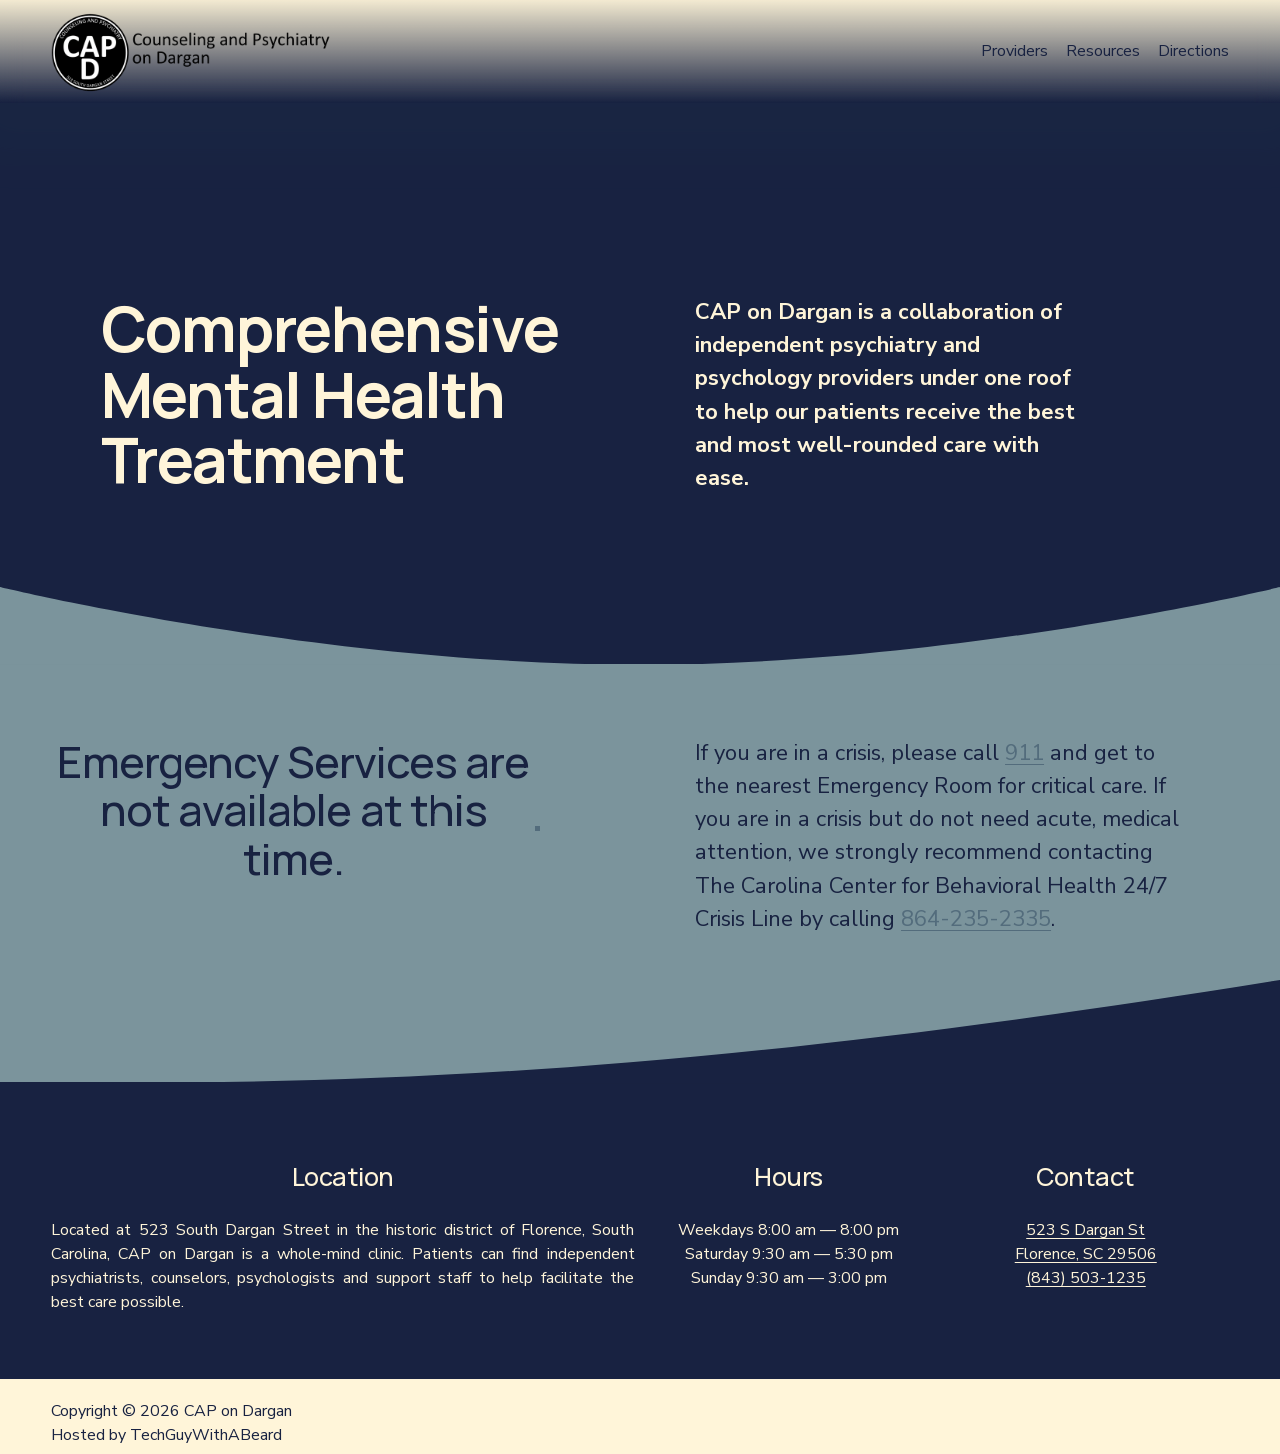
<file: index.html>
<!DOCTYPE html>
<html lang="en">
<head>
  <meta charset="utf-8">
  <meta name="viewport" content="width=device-width, initial-scale=1, viewport-fit=cover">
  <meta name="color-scheme" content="light only">
  <meta name="theme-color" content="#111111">
  <title>Counseling and Psychiatry on Dargan</title>
  <meta name="description" content="Comprehensive mental health treatment in Florence, South Carolina. Independent psychiatry and psychology providers under one roof at 523 South Dargan Street.">
  <meta name="robots" content="index, follow">
  <link rel="canonical" href="https://capondargan.com/">
  <meta property="og:site_name" content="Counseling and Psychiatry on Dargan">
  <meta property="og:title" content="Counseling and Psychiatry on Dargan">
  <meta property="og:type" content="website">
  <meta property="og:description" content="Comprehensive mental health treatment in Florence, South Carolina. Independent psychiatry and psychology providers under one roof at 523 South Dargan Street.">
  <meta property="og:url" content="https://capondargan.com/">
  <meta property="og:image" content="https://capondargan.com/og.png">
  <meta property="og:image:width" content="1200">
  <meta property="og:image:height" content="630">
  <meta property="og:locale" content="en_US">
  <meta name="twitter:card" content="summary_large_image">
  <meta name="twitter:creator" content="@michalaferber">
  <meta name="twitter:title" content="Counseling and Psychiatry on Dargan">
  <meta name="twitter:description" content="Comprehensive mental health treatment in Florence, South Carolina. Independent psychiatry and psychology providers under one roof at 523 South Dargan Street.">
  <meta name="twitter:image" content="https://capondargan.com/og.png">
  <meta name="geo.region" content="US-SC">
  <meta name="geo.placename" content="Florence">
  <meta name="geo.position" content="34.1892008;-79.7654459">
  <meta name="ICBM" content="34.1892008, -79.7654459">
  <link rel="icon" href="/favicon.ico" sizes="48x48">
  <link rel="icon" type="image/png" href="/assets/images/favicon.png" sizes="32x32">
  <link rel="apple-touch-icon" href="/apple-touch-icon.png">
  <link rel="manifest" href="/site.webmanifest">
  <link rel="sitemap" type="application/xml" href="/sitemap-index.xml">
  <script defer data-domain="capondargan.com" src="https://plausible.thompsonblack.us/js/script.js"></script>
  <script>document.documentElement.className = "js";</script>
  <link rel="stylesheet" href="/assets/css/main.css">
  <script type="application/ld+json">
  {
    "@context": "https://schema.org",
    "@type": "MedicalClinic",
    "name": "Counseling and Psychiatry on Dargan",
    "alternateName": ["CAP on Dargan", "CAPD"],
    "url": "https://capondargan.com/",
    "image": "https://capondargan.com/og.png",
    "telephone": "+1-843-503-1235",
    "address": {
      "@type": "PostalAddress",
      "streetAddress": "523 S Dargan St",
      "addressLocality": "Florence",
      "addressRegion": "SC",
      "postalCode": "29506",
      "addressCountry": "US"
    },
    "geo": {
      "@type": "GeoCoordinates",
      "latitude": 34.1892008,
      "longitude": -79.7654459
    },
    "openingHoursSpecification": [
      {"@type":"OpeningHoursSpecification","dayOfWeek":["Monday","Tuesday","Wednesday","Thursday","Friday"],"opens":"08:00","closes":"20:00"},
      {"@type":"OpeningHoursSpecification","dayOfWeek":"Saturday","opens":"09:30","closes":"17:30"},
      {"@type":"OpeningHoursSpecification","dayOfWeek":"Sunday","opens":"09:30","closes":"15:00"}
    ]
  }
  </script>
</head>
<body>
  <a class="skip" href="#main">Skip to content</a>
  <header class="site-header">
    <div class="header-fx" aria-hidden="true"><div class="header-shadow"></div><div class="header-blur"></div><div class="header-gradient"></div></div>
    <div class="header-inner">
      <a class="logo" href="/"><img src="/assets/images/logo.webp" width="361" height="129" alt="Counseling and Psychiatry on Dargan"></a>
      <nav class="site-nav" id="site-nav" aria-label="Main">
        <ul>
          <li><a href="/providers/">Providers</a></li>
          <li><a href="/resources/">Resources</a></li>
          <li><a href="/directions/">Directions</a></li>
        </ul>
      </nav>
      <button class="nav-toggle" type="button" aria-expanded="false" aria-controls="site-nav" aria-label="Open menu">
        <span></span><span></span>
      </button>
    </div>
  </header>
  <main id="main">
    <section class="sec first bg-navy has-divider" style="--minh:66vh;--div-h:6vw;--div-fill:var(--light-accent)">
      <video class="sec-media hero-video" autoplay muted loop playsinline preload="auto" width="1280" height="720" aria-hidden="true">
        <source src="/assets/videos/hero.mp4" type="video/mp4">
      </video>
      <div class="sec-content fe" style="--pad:6.6;--rd:9;--rm:14">
        <div style="--d:4/3/10/14;--m:6/2/11/10"><h1 class="t-h1">Comprehensive Mental Health Treatment</h1></div>
        <div style="--d:4/15/10/23;--m:11/2/15/10"><p class="t-large bold">CAP on Dargan is a collaboration of independent psychiatry and psychology providers under one roof to help our patients receive the best and most well-rounded care with ease.</p></div>
      </div>
      <svg class="divider" viewBox="0 0 1 1" preserveAspectRatio="none" aria-hidden="true" focusable="false"><path class="fill" d="M0,0C0,0 .25,1 .5,1C.75,1 1,0 1,0L1,1L0,1Z"/></svg>
    </section>
    <section class="sec bg-light has-divider" style="--div-h:8vw;--div-fill:var(--navy)">
      <div class="sec-content fe" style="--rd:9;--rm:13">
        <div style="--d:3/2/8/12;--m:2/2/6/10"><h2 class="t-h2 center">Emergency Services are <span class="highlight">not available</span> at this time.</h2></div>
        <div style="--d:3/15/9/25;--m:6/2/14/10"><p class="t-large">If you are in a crisis, please call <a href="tel:911">911</a> and get to the nearest Emergency Room for critical care. If you are in a crisis but do not need acute, medical attention, we strongly recommend contacting The Carolina Center for Behavioral Health 24/7 Crisis Line by calling <a href="tel:+18642352335">864-235-2335</a>.</p></div>
      </div>
      <svg class="divider" viewBox="0 0 1 1" preserveAspectRatio="none" aria-hidden="true" focusable="false"><path class="fill" d="M0,1C.25,1 .5,1 1,0L1,1Z"/></svg>
    </section>
  </main>
  <footer class="site-footer">
    <div class="sec bg-navy" style="--minh:33vh">
      <div class="sec-content fe" style="--pad:3.3;--rd:5;--rm:18">
        <div style="--d:1/2/3/14;--m:1/2/3/10;--vd:center"><h2 class="t-h4 center">Location</h2></div>
        <div style="--d:3/2/6/14;--m:3/2/8/10"><p class="justify">Located at 523 South Dargan Street in the historic district of Florence, South Carolina, CAP on Dargan is a whole-mind clinic. Patients can find independent psychiatrists, counselors, psychologists and support staff to help facilitate the best care possible.</p></div>
        <div style="--d:1/14/3/20;--m:8/2/10/10;--vd:center"><h2 class="t-h4 center">Hours</h2></div>
        <div style="--d:3/14/6/20;--m:10/2/13/10"><p class="center">Weekdays 8:00 am — 8:00 pm<br>Saturday 9:30 am — 5:30 pm<br>Sunday 9:30 am — 3:00 pm</p></div>
        <div style="--d:1/20/3/26;--m:13/2/15/10;--vd:center"><h2 class="t-h4 center">Contact</h2></div>
        <div style="--d:3/20/6/26;--m:15/2/19/10"><p class="center"><a href="https://maps.app.goo.gl/Atf7Ke5DCXfAxsNs8" target="_blank" rel="noopener">523 S Dargan St<br>Florence, SC 29506</a><br><a href="tel:+18435031235">(843) 503-1235</a></p></div>
      </div>
    </div>
    <div class="sec bg-cream" style="--minh:5vh">
      <div class="sec-content fe" style="--pad:0.5;--rd:2;--rm:3">
        <div style="--d:1/2/3/8;--m:2/2/4/10;--vd:flex-end"><p>Copyright &copy; <span id="footer-year">2026</span> CAP on Dargan<br>Hosted by <a class="plain" href="https://techguywithabeard.com" target="_blank" rel="noopener">TechGuyWithABeard</a></p></div>
      </div>
    </div>
  </footer>
  <script src="/assets/js/main.js"></script>
</body>
</html>
</file>
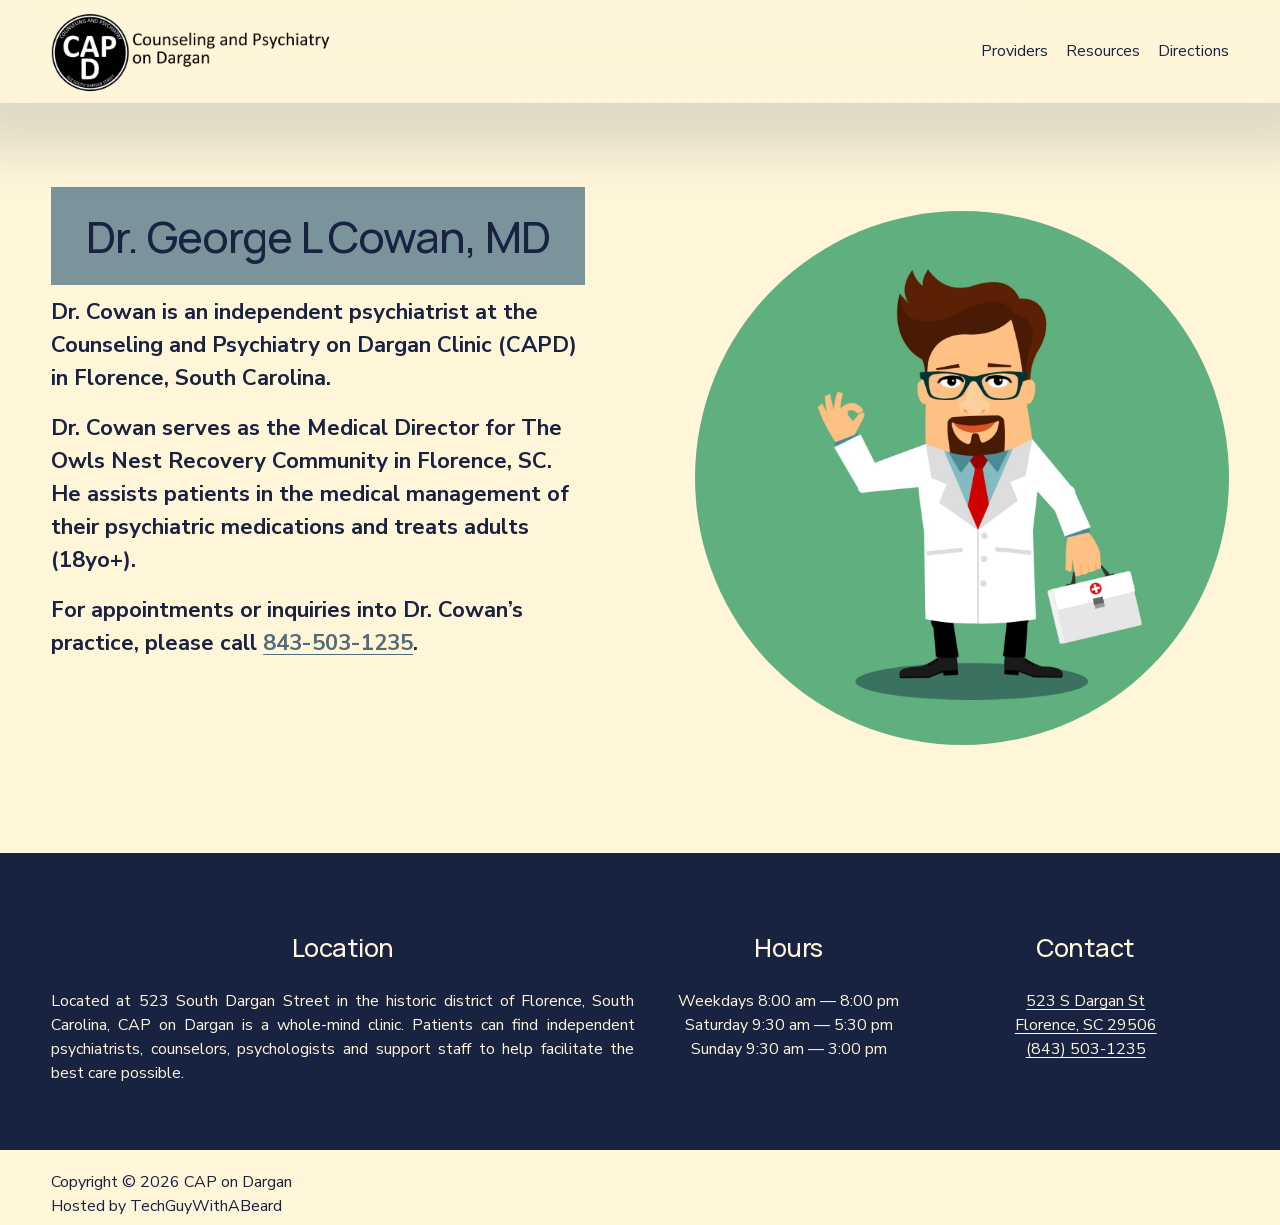
<file: cowan/index.html>
<!DOCTYPE html>
<html lang="en">
<head>
  <meta charset="utf-8">
  <meta name="viewport" content="width=device-width, initial-scale=1, viewport-fit=cover">
  <meta name="color-scheme" content="light only">
  <meta name="theme-color" content="#111111">
  <title>Dr. George L Cowan, MD — Counseling and Psychiatry on Dargan</title>
  <meta name="description" content="Dr. Cowan is an independent psychiatrist at CAP on Dargan in Florence, South Carolina, and Medical Director for The Owls Nest Recovery Community.">
  <meta name="robots" content="index, follow">
  <link rel="canonical" href="https://capondargan.com/cowan/">
  <meta property="og:site_name" content="Counseling and Psychiatry on Dargan">
  <meta property="og:title" content="Dr. George L Cowan, MD — Counseling and Psychiatry on Dargan">
  <meta property="og:type" content="website">
  <meta property="og:description" content="Dr. Cowan is an independent psychiatrist at CAP on Dargan in Florence, South Carolina, and Medical Director for The Owls Nest Recovery Community.">
  <meta property="og:url" content="https://capondargan.com/cowan/">
  <meta property="og:image" content="https://capondargan.com/og.png">
  <meta property="og:image:width" content="1200">
  <meta property="og:image:height" content="630">
  <meta property="og:locale" content="en_US">
  <meta name="twitter:card" content="summary_large_image">
  <meta name="twitter:creator" content="@michalaferber">
  <meta name="twitter:title" content="Dr. George L Cowan, MD — Counseling and Psychiatry on Dargan">
  <meta name="twitter:description" content="Dr. Cowan is an independent psychiatrist at CAP on Dargan in Florence, South Carolina, and Medical Director for The Owls Nest Recovery Community.">
  <meta name="twitter:image" content="https://capondargan.com/og.png">
  <meta name="geo.region" content="US-SC">
  <meta name="geo.placename" content="Florence">
  <meta name="geo.position" content="34.1892008;-79.7654459">
  <meta name="ICBM" content="34.1892008, -79.7654459">
  <link rel="icon" href="/favicon.ico" sizes="48x48">
  <link rel="icon" type="image/png" href="/assets/images/favicon.png" sizes="32x32">
  <link rel="apple-touch-icon" href="/apple-touch-icon.png">
  <link rel="manifest" href="/site.webmanifest">
  <link rel="sitemap" type="application/xml" href="/sitemap-index.xml">
  <script defer data-domain="capondargan.com" src="https://plausible.thompsonblack.us/js/script.js"></script>
  <script>document.documentElement.className = "js";</script>
  <link rel="stylesheet" href="/assets/css/main.css">
  <script type="application/ld+json">
  {
    "@context": "https://schema.org",
    "@type": "Physician",
    "name": "Dr. George L Cowan, MD",
    "url": "https://capondargan.com/cowan/",
    "telephone": "+1-843-503-1235",
    "medicalSpecialty": "Psychiatry",
    "worksFor": {
      "@type": "MedicalClinic",
      "name": "Counseling and Psychiatry on Dargan"
    }
  }
  </script>
</head>
<body>
  <a class="skip" href="#main">Skip to content</a>
  <header class="site-header">
    <div class="header-fx" aria-hidden="true"><div class="header-shadow"></div><div class="header-blur"></div><div class="header-gradient"></div></div>
    <div class="header-inner">
      <a class="logo" href="/"><img src="/assets/images/logo.webp" width="361" height="129" alt="Counseling and Psychiatry on Dargan"></a>
      <nav class="site-nav" id="site-nav" aria-label="Main">
        <ul>
          <li><a href="/providers/">Providers</a></li>
          <li><a href="/resources/">Resources</a></li>
          <li><a href="/directions/">Directions</a></li>
        </ul>
      </nav>
      <button class="nav-toggle" type="button" aria-expanded="false" aria-controls="site-nav" aria-label="Open menu">
        <span></span><span></span>
      </button>
    </div>
  </header>
  <main id="main">
    <section class="sec first bg-cream" style="--minh:66vh">
      <div class="sec-content fe" style="--pad:6.6;--rd:16;--rm:28">
        <div class="media-block" style="--d:1/15/17/26;--m:1/2/15/10;--vd:center;--vm:center"><img src="/assets/images/providers/george-cowan.jpg" width="1536" height="1536" alt="Illustration of Dr. George L Cowan, MD"></div>
        <div class="name-panel" style="--d:1/2/4/13;--m:15/2/17/10;--vd:center;--vm:center"><h1 class="t-h2 center">Dr. George L Cowan, MD</h1></div>
        <div class="rich" style="--d:4/2/14/13;--m:17/2/29/10;--vd:center;--vm:center">
          <p class="t-large bold">Dr. Cowan is an independent psychiatrist at the Counseling and Psychiatry on Dargan Clinic (CAPD) in Florence, South Carolina.</p>
          <p class="t-large bold">Dr. Cowan serves as the Medical Director for The Owls Nest Recovery Community in Florence, SC. He assists patients in the medical management of their psychiatric medications and treats adults (18yo+).</p>
          <p class="t-large bold">For appointments or inquiries into Dr. Cowan’s practice, please call <a href="tel:+18435031235">843-503-1235</a>.</p>
        </div>
      </div>
    </section>
  </main>
  <footer class="site-footer">
    <div class="sec bg-navy" style="--minh:33vh">
      <div class="sec-content fe" style="--pad:3.3;--rd:5;--rm:18">
        <div style="--d:1/2/3/14;--m:1/2/3/10;--vd:center"><h2 class="t-h4 center">Location</h2></div>
        <div style="--d:3/2/6/14;--m:3/2/8/10"><p class="justify">Located at 523 South Dargan Street in the historic district of Florence, South Carolina, CAP on Dargan is a whole-mind clinic. Patients can find independent psychiatrists, counselors, psychologists and support staff to help facilitate the best care possible.</p></div>
        <div style="--d:1/14/3/20;--m:8/2/10/10;--vd:center"><h2 class="t-h4 center">Hours</h2></div>
        <div style="--d:3/14/6/20;--m:10/2/13/10"><p class="center">Weekdays 8:00 am — 8:00 pm<br>Saturday 9:30 am — 5:30 pm<br>Sunday 9:30 am — 3:00 pm</p></div>
        <div style="--d:1/20/3/26;--m:13/2/15/10;--vd:center"><h2 class="t-h4 center">Contact</h2></div>
        <div style="--d:3/20/6/26;--m:15/2/19/10"><p class="center"><a href="https://maps.app.goo.gl/Atf7Ke5DCXfAxsNs8" target="_blank" rel="noopener">523 S Dargan St<br>Florence, SC 29506</a><br><a href="tel:+18435031235">(843) 503-1235</a></p></div>
      </div>
    </div>
    <div class="sec bg-cream" style="--minh:5vh">
      <div class="sec-content fe" style="--pad:0.5;--rd:2;--rm:3">
        <div style="--d:1/2/3/8;--m:2/2/4/10;--vd:flex-end"><p>Copyright &copy; <span id="footer-year">2026</span> CAP on Dargan<br>Hosted by <a class="plain" href="https://techguywithabeard.com" target="_blank" rel="noopener">TechGuyWithABeard</a></p></div>
      </div>
    </div>
  </footer>
  <script src="/assets/js/main.js"></script>
</body>
</html>
</file>
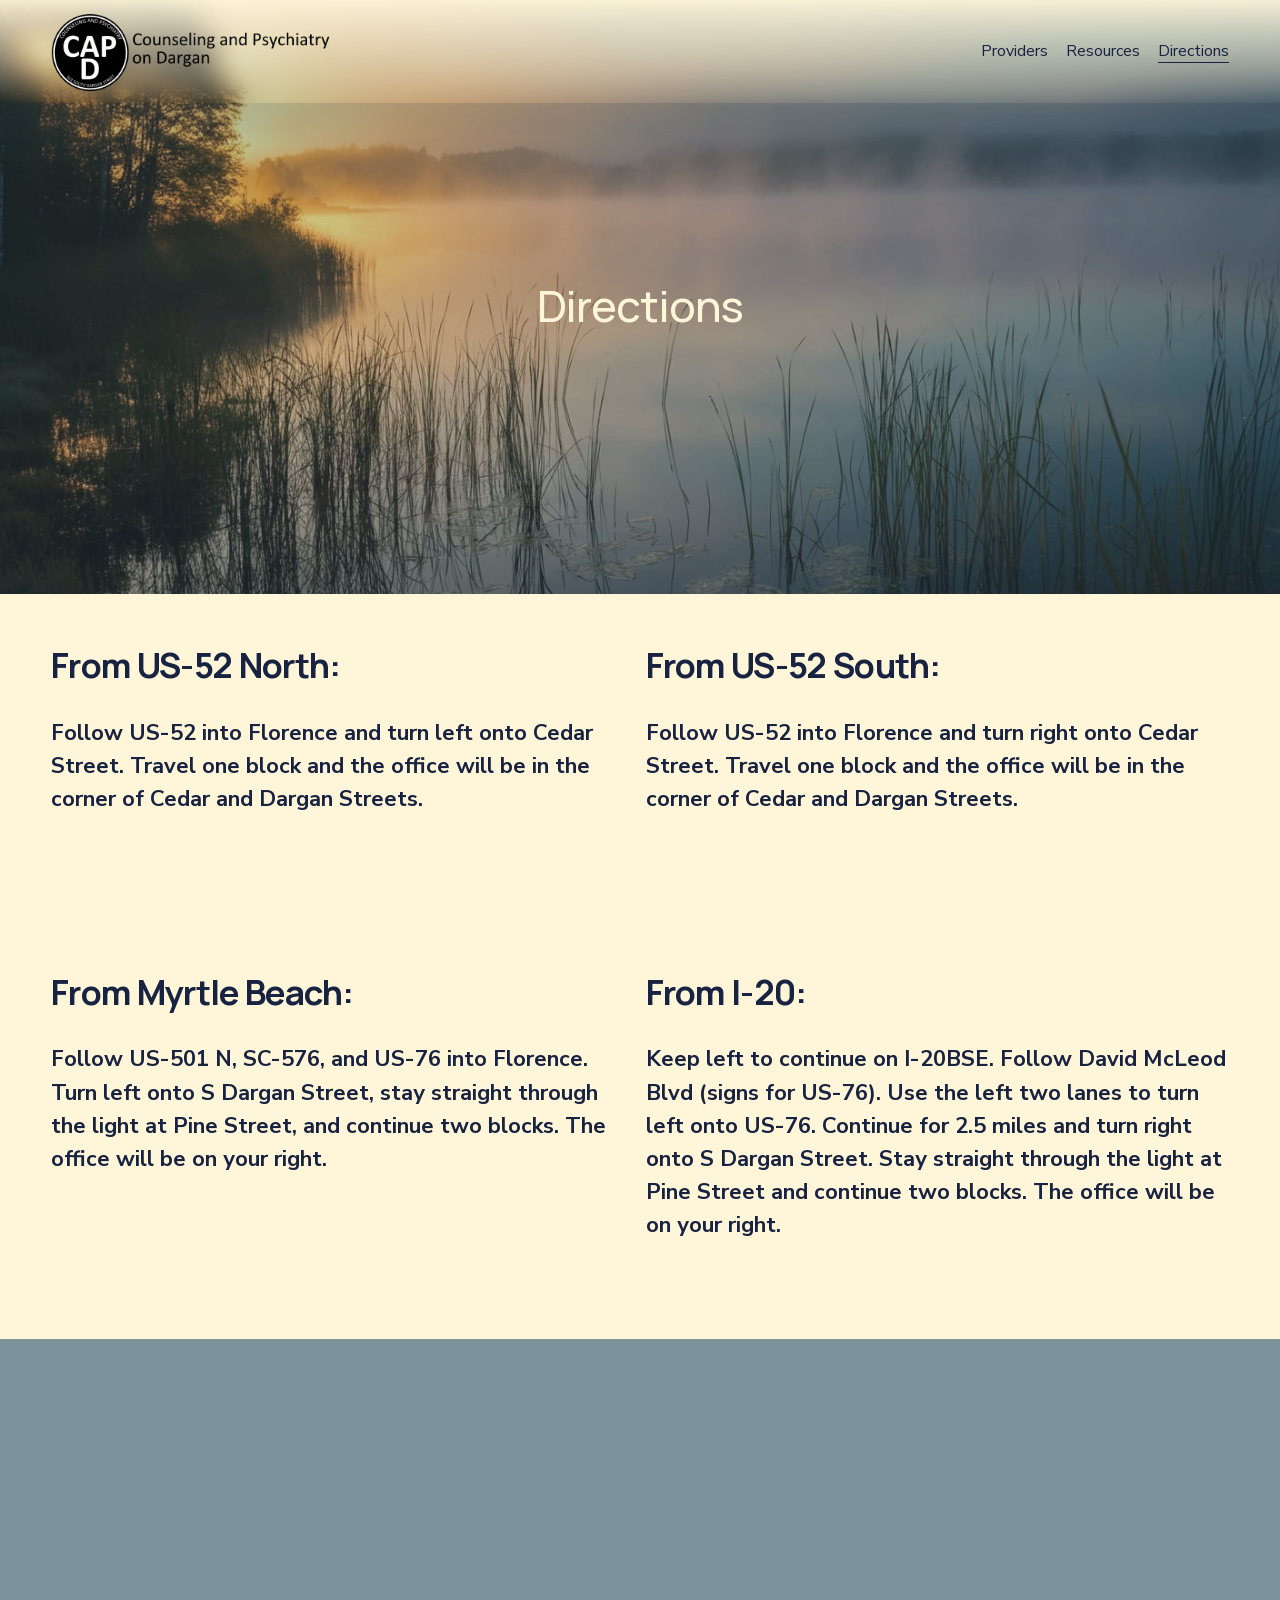
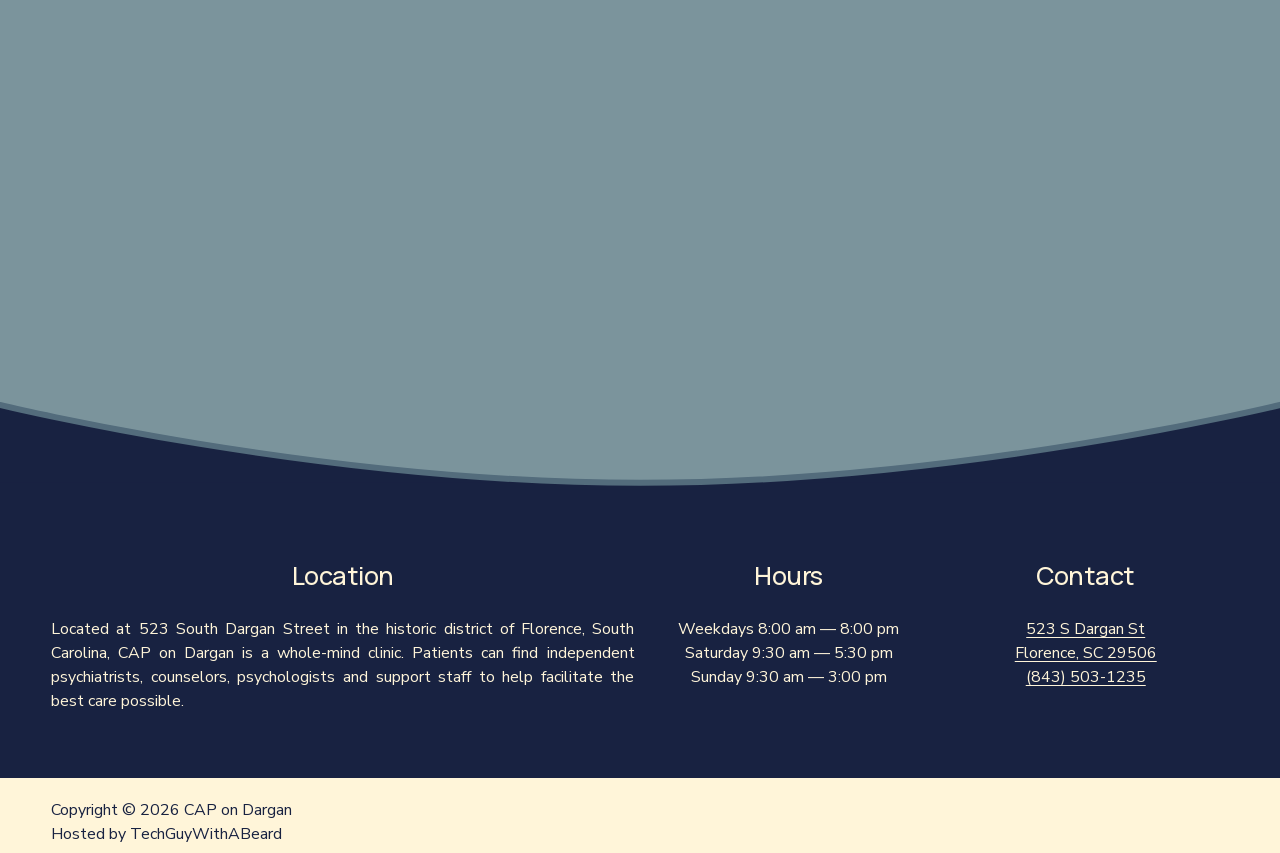
<file: directions/index.html>
<!DOCTYPE html>
<html lang="en">
<head>
  <meta charset="utf-8">
  <meta name="viewport" content="width=device-width, initial-scale=1, viewport-fit=cover">
  <meta name="color-scheme" content="light only">
  <meta name="theme-color" content="#111111">
  <title>Directions — Counseling and Psychiatry on Dargan</title>
  <meta name="description" content="Driving directions to CAP on Dargan at 523 South Dargan Street in the historic district of Florence, South Carolina.">
  <meta name="robots" content="index, follow">
  <link rel="canonical" href="https://capondargan.com/directions/">
  <meta property="og:site_name" content="Counseling and Psychiatry on Dargan">
  <meta property="og:title" content="Directions — Counseling and Psychiatry on Dargan">
  <meta property="og:type" content="website">
  <meta property="og:description" content="Driving directions to CAP on Dargan at 523 South Dargan Street in the historic district of Florence, South Carolina.">
  <meta property="og:url" content="https://capondargan.com/directions/">
  <meta property="og:image" content="https://capondargan.com/og.png">
  <meta property="og:image:width" content="1200">
  <meta property="og:image:height" content="630">
  <meta property="og:locale" content="en_US">
  <meta name="twitter:card" content="summary_large_image">
  <meta name="twitter:creator" content="@michalaferber">
  <meta name="twitter:title" content="Directions — Counseling and Psychiatry on Dargan">
  <meta name="twitter:description" content="Driving directions to CAP on Dargan at 523 South Dargan Street in the historic district of Florence, South Carolina.">
  <meta name="twitter:image" content="https://capondargan.com/og.png">
  <meta name="geo.region" content="US-SC">
  <meta name="geo.placename" content="Florence">
  <meta name="geo.position" content="34.1892008;-79.7654459">
  <meta name="ICBM" content="34.1892008, -79.7654459">
  <link rel="icon" href="/favicon.ico" sizes="48x48">
  <link rel="icon" type="image/png" href="/assets/images/favicon.png" sizes="32x32">
  <link rel="apple-touch-icon" href="/apple-touch-icon.png">
  <link rel="manifest" href="/site.webmanifest">
  <link rel="sitemap" type="application/xml" href="/sitemap-index.xml">
  <script defer data-domain="capondargan.com" src="https://plausible.thompsonblack.us/js/script.js"></script>
  <script>document.documentElement.className = "js";</script>
  <link rel="stylesheet" href="/assets/css/main.css">

</head>
<body>
  <a class="skip" href="#main">Skip to content</a>
  <header class="site-header">
    <div class="header-fx" aria-hidden="true"><div class="header-shadow"></div><div class="header-blur"></div><div class="header-gradient"></div></div>
    <div class="header-inner">
      <a class="logo" href="/"><img src="/assets/images/logo.webp" width="361" height="129" alt="Counseling and Psychiatry on Dargan"></a>
      <nav class="site-nav" id="site-nav" aria-label="Main">
        <ul>
          <li><a href="/providers/">Providers</a></li>
          <li><a href="/resources/">Resources</a></li>
          <li><a href="/directions/" aria-current="page">Directions</a></li>
        </ul>
      </nav>
      <button class="nav-toggle" type="button" aria-expanded="false" aria-controls="site-nav" aria-label="Open menu">
        <span></span><span></span>
      </button>
    </div>
  </header>
  <main id="main">
    <section class="sec first bg-accent" style="--minh:66vh">
      <img class="sec-media" src="/assets/images/directions-bg.jpg" width="1408" height="768" alt="">
      <div class="sec-overlay"></div>
      <div class="sec-content fe" style="--pad:6.6;--rd:4;--rm:4">
        <div style="--d:1/5/3/23;--m:2/2/4/10"><h1 class="t-h2 center cream">Directions</h1></div>
      </div>
    </section>
    <section class="sec bg-cream" style="--minh:40vh">
      <div class="sec-content fe" style="--pad:4;--rd:18;--rm:8">
        <div class="rich" style="--d:1/2/10/14;--m:1/2/3/10"><h2 class="t-h3">From US-52 North:</h2><p class="t-large bold">Follow US-52 into Florence and turn left onto Cedar Street. Travel one block and the office will be in the corner of Cedar and Dargan Streets.</p></div>
        <div class="rich" style="--d:10/2/19/14;--m:3/2/5/10"><h2 class="t-h3">From Myrtle Beach:</h2><p class="t-large bold">Follow US-501 N, SC-576, and US-76 into Florence. Turn left onto S Dargan Street, stay straight through the light at Pine Street, and continue two blocks. The office will be on your right.</p></div>
        <div class="rich" style="--d:1/14/10/26;--m:5/2/7/10"><h2 class="t-h3">From US-52 South:</h2><p class="t-large bold">Follow US-52 into Florence and turn right onto Cedar Street. Travel one block and the office will be in the corner of Cedar and Dargan Streets.</p></div>
        <div class="rich" style="--d:10/14/19/26;--m:7/2/9/10"><h2 class="t-h3">From I-20:</h2><p class="t-large bold">Keep left to continue on I-20BSE. Follow David McLeod Blvd (signs for US-76). Use the left two lanes to turn left onto US-76. Continue for 2.5 miles and turn right onto S Dargan Street. Stay straight through the light at Pine Street and continue two blocks. The office will be on your right.</p><p aria-hidden="true"><br></p></div>
      </div>
    </section>
    <section class="sec bg-light has-divider" style="--minh:33vh;--div-h:6vw;--div-fill:var(--navy)">
      <div class="sec-content fe" style="--pad:3.3;--rd:16;--rm:6">
        <div class="map-block" style="--d:1/2/17/26;--m:1/2/7/10"><iframe title="Map to Counseling and Psychiatry on Dargan at 523 South Dargan Street, Florence, SC" src="https://maps.google.com/maps?q=523+South+Dargan+Street,+Florence,+SC+29506&amp;z=16&amp;output=embed" loading="lazy" referrerpolicy="no-referrer-when-downgrade"></iframe></div>
      </div>
      <svg class="divider" viewBox="0 0 1 1" preserveAspectRatio="none" aria-hidden="true" focusable="false"><path class="fill" d="M0,0C0,0 .25,1 .5,1C.75,1 1,0 1,0L1,1L0,1Z"/><path class="stroke" vector-effect="non-scaling-stroke" d="M0,0C0,0 .25,1 .5,1C.75,1 1,0 1,0"/></svg>
    </section>
  </main>
  <footer class="site-footer">
    <div class="sec bg-navy" style="--minh:33vh">
      <div class="sec-content fe" style="--pad:3.3;--rd:5;--rm:18">
        <div style="--d:1/2/3/14;--m:1/2/3/10;--vd:center"><h2 class="t-h4 center">Location</h2></div>
        <div style="--d:3/2/6/14;--m:3/2/8/10"><p class="justify">Located at 523 South Dargan Street in the historic district of Florence, South Carolina, CAP on Dargan is a whole-mind clinic. Patients can find independent psychiatrists, counselors, psychologists and support staff to help facilitate the best care possible.</p></div>
        <div style="--d:1/14/3/20;--m:8/2/10/10;--vd:center"><h2 class="t-h4 center">Hours</h2></div>
        <div style="--d:3/14/6/20;--m:10/2/13/10"><p class="center">Weekdays 8:00 am — 8:00 pm<br>Saturday 9:30 am — 5:30 pm<br>Sunday 9:30 am — 3:00 pm</p></div>
        <div style="--d:1/20/3/26;--m:13/2/15/10;--vd:center"><h2 class="t-h4 center">Contact</h2></div>
        <div style="--d:3/20/6/26;--m:15/2/19/10"><p class="center"><a href="https://maps.app.goo.gl/Atf7Ke5DCXfAxsNs8" target="_blank" rel="noopener">523 S Dargan St<br>Florence, SC 29506</a><br><a href="tel:+18435031235">(843) 503-1235</a></p></div>
      </div>
    </div>
    <div class="sec bg-cream" style="--minh:5vh">
      <div class="sec-content fe" style="--pad:0.5;--rd:2;--rm:3">
        <div style="--d:1/2/3/8;--m:2/2/4/10;--vd:flex-end"><p>Copyright &copy; <span id="footer-year">2026</span> CAP on Dargan<br>Hosted by <a class="plain" href="https://techguywithabeard.com" target="_blank" rel="noopener">TechGuyWithABeard</a></p></div>
      </div>
    </div>
  </footer>
  <script src="/assets/js/main.js"></script>
</body>
</html>
</file>
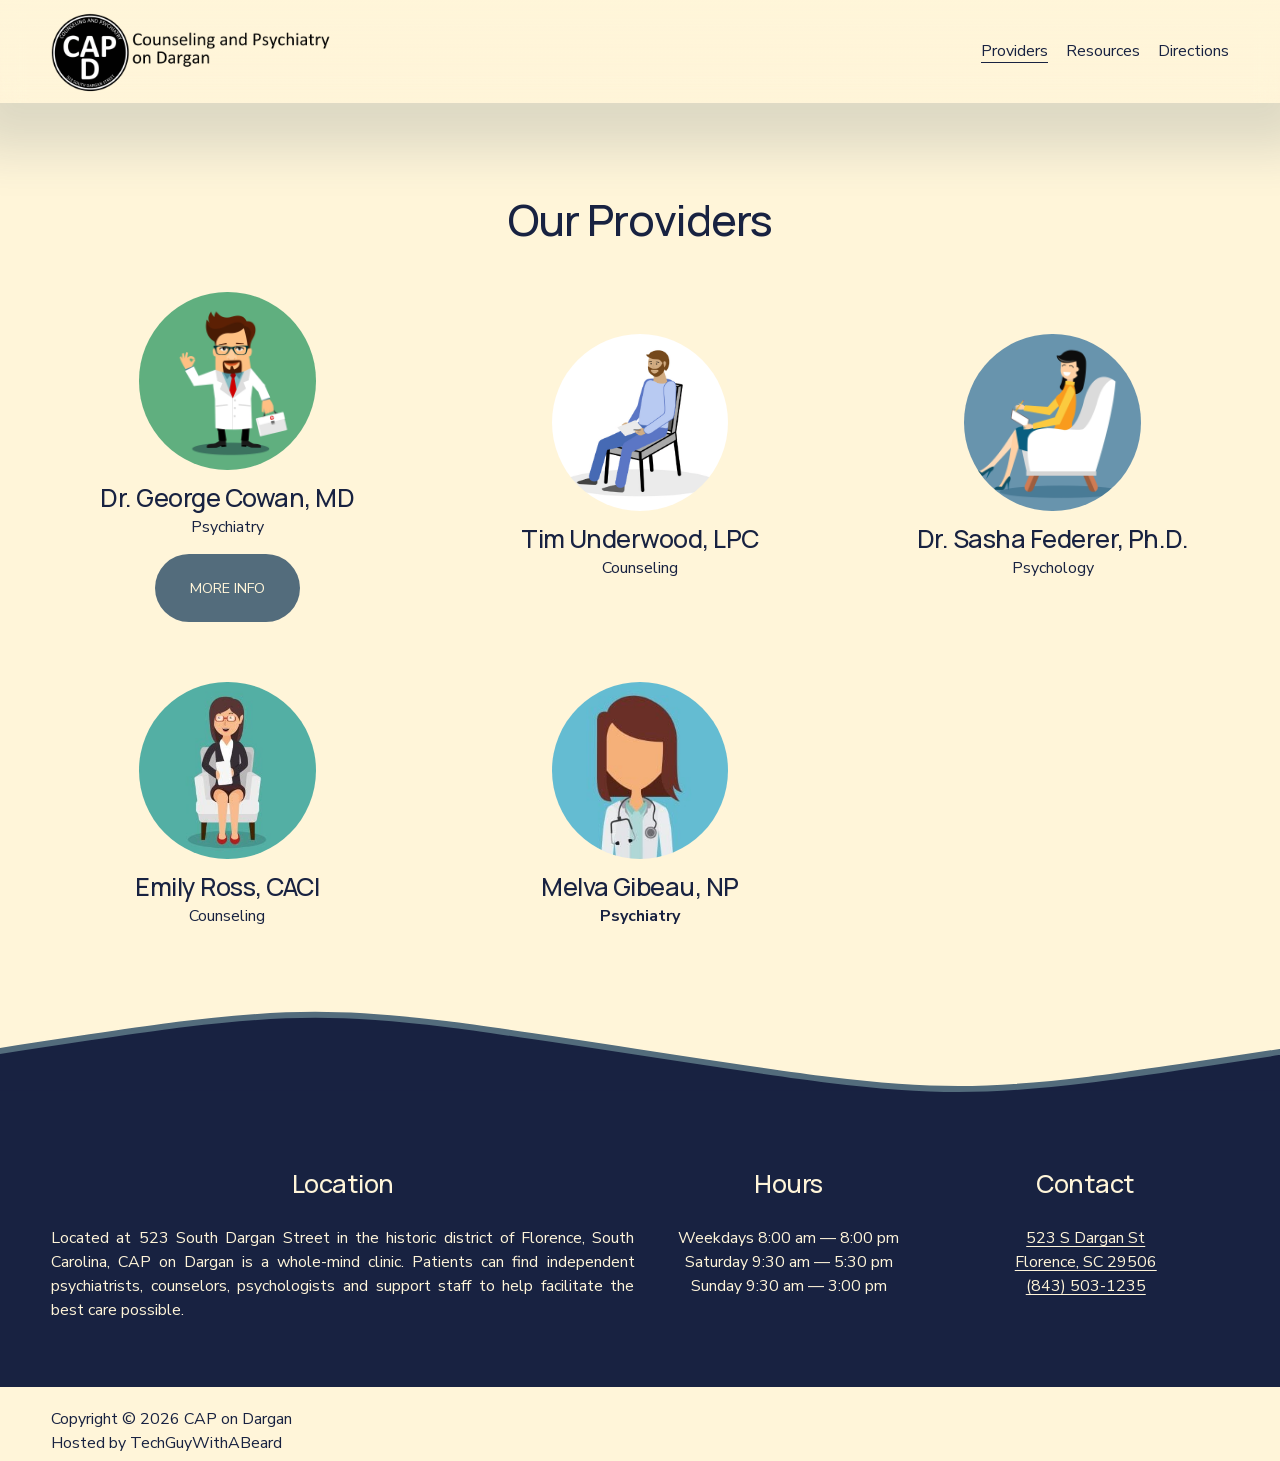
<file: providers/index.html>
<!DOCTYPE html>
<html lang="en">
<head>
  <meta charset="utf-8">
  <meta name="viewport" content="width=device-width, initial-scale=1, viewport-fit=cover">
  <meta name="color-scheme" content="light only">
  <meta name="theme-color" content="#111111">
  <title>Providers — Counseling and Psychiatry on Dargan</title>
  <meta name="description" content="Meet the independent psychiatry, psychology, and counseling providers at CAP on Dargan in Florence, South Carolina.">
  <meta name="robots" content="index, follow">
  <link rel="canonical" href="https://capondargan.com/providers/">
  <meta property="og:site_name" content="Counseling and Psychiatry on Dargan">
  <meta property="og:title" content="Providers — Counseling and Psychiatry on Dargan">
  <meta property="og:type" content="website">
  <meta property="og:description" content="Meet the independent psychiatry, psychology, and counseling providers at CAP on Dargan in Florence, South Carolina.">
  <meta property="og:url" content="https://capondargan.com/providers/">
  <meta property="og:image" content="https://capondargan.com/og.png">
  <meta property="og:image:width" content="1200">
  <meta property="og:image:height" content="630">
  <meta property="og:locale" content="en_US">
  <meta name="twitter:card" content="summary_large_image">
  <meta name="twitter:creator" content="@michalaferber">
  <meta name="twitter:title" content="Providers — Counseling and Psychiatry on Dargan">
  <meta name="twitter:description" content="Meet the independent psychiatry, psychology, and counseling providers at CAP on Dargan in Florence, South Carolina.">
  <meta name="twitter:image" content="https://capondargan.com/og.png">
  <meta name="geo.region" content="US-SC">
  <meta name="geo.placename" content="Florence">
  <meta name="geo.position" content="34.1892008;-79.7654459">
  <meta name="ICBM" content="34.1892008, -79.7654459">
  <link rel="icon" href="/favicon.ico" sizes="48x48">
  <link rel="icon" type="image/png" href="/assets/images/favicon.png" sizes="32x32">
  <link rel="apple-touch-icon" href="/apple-touch-icon.png">
  <link rel="manifest" href="/site.webmanifest">
  <link rel="sitemap" type="application/xml" href="/sitemap-index.xml">
  <script defer data-domain="capondargan.com" src="https://plausible.thompsonblack.us/js/script.js"></script>
  <script>document.documentElement.className = "js";</script>
  <link rel="stylesheet" href="/assets/css/main.css">

</head>
<body>
  <a class="skip" href="#main">Skip to content</a>
  <header class="site-header">
    <div class="header-fx" aria-hidden="true"><div class="header-shadow"></div><div class="header-blur"></div><div class="header-gradient"></div></div>
    <div class="header-inner">
      <a class="logo" href="/"><img src="/assets/images/logo.webp" width="361" height="129" alt="Counseling and Psychiatry on Dargan"></a>
      <nav class="site-nav" id="site-nav" aria-label="Main">
        <ul>
          <li><a href="/providers/" aria-current="page">Providers</a></li>
          <li><a href="/resources/">Resources</a></li>
          <li><a href="/directions/">Directions</a></li>
        </ul>
      </nav>
      <button class="nav-toggle" type="button" aria-expanded="false" aria-controls="site-nav" aria-label="Open menu">
        <span></span><span></span>
      </button>
    </div>
  </header>
  <main id="main">
    <section class="sec first bg-cream has-divider" style="--div-h:6vw;--div-fill:var(--navy)">
      <div class="sec-content list" style="--list-pad:6.6;--title-gap:40px">
        <div class="list-title"><h1 class="t-h2">Our Providers</h1></div>
        <ul class="list-items provider-list">
        <li class="provider">
          <div class="media"><img src="/assets/images/providers/george-cowan.jpg" width="1536" height="1536" alt="Illustration of Dr. George Cowan, MD"></div>
          <h2 class="t-h4">Dr. George Cowan, MD</h2>
          <p class="desc">Psychiatry</p>
          <a class="btn" href="/cowan/">More Info</a>
        </li>
        <li class="provider">
          <div class="media"><img src="/assets/images/providers/tim-underwood.png" width="500" height="500" alt="Illustration of Tim Underwood, LPC"></div>
          <h2 class="t-h4">Tim Underwood, LPC</h2>
          <p class="desc">Counseling</p>
        </li>
        <li class="provider">
          <div class="media"><img src="/assets/images/providers/sasha-federer.jpg" width="1536" height="1536" alt="Illustration of Dr. Sasha Federer, Ph.D."></div>
          <h2 class="t-h4">Dr. Sasha Federer, Ph.D.</h2>
          <p class="desc">Psychology</p>
        </li>
        <li class="provider">
          <div class="media"><img src="/assets/images/providers/emily-ross.jpg" width="300" height="300" alt="Illustration of Emily Ross, CACI"></div>
          <h2 class="t-h4">Emily Ross, CACI</h2>
          <p class="desc">Counseling</p>
        </li>
        <li class="provider">
          <div class="media"><img src="/assets/images/providers/melva-gibeau.jpg" width="243" height="300" alt="Illustration of Melva Gibeau, NP"></div>
          <h2 class="t-h4">Melva Gibeau, NP</h2>
          <p class="desc"><strong>Psychiatry</strong></p>
        </li>
        </ul>
      </div>
      <svg class="divider" viewBox="0 0 1 1" preserveAspectRatio="none" aria-hidden="true" focusable="false"><path class="fill" d="M-.005,.5C.24625,-.136 .24625,-.136 .4975,.5C.74875,1.136 .74875,1.136 1,.5L1.01,.5L1.01,1L-.005,1Z"/><path class="stroke" vector-effect="non-scaling-stroke" d="M-.005,.5C.24625,-.136 .24625,-.136 .4975,.5C.74875,1.136 .74875,1.136 1,.5L1.01,.5"/></svg>
    </section>
  </main>
  <footer class="site-footer">
    <div class="sec bg-navy" style="--minh:33vh">
      <div class="sec-content fe" style="--pad:3.3;--rd:5;--rm:18">
        <div style="--d:1/2/3/14;--m:1/2/3/10;--vd:center"><h2 class="t-h4 center">Location</h2></div>
        <div style="--d:3/2/6/14;--m:3/2/8/10"><p class="justify">Located at 523 South Dargan Street in the historic district of Florence, South Carolina, CAP on Dargan is a whole-mind clinic. Patients can find independent psychiatrists, counselors, psychologists and support staff to help facilitate the best care possible.</p></div>
        <div style="--d:1/14/3/20;--m:8/2/10/10;--vd:center"><h2 class="t-h4 center">Hours</h2></div>
        <div style="--d:3/14/6/20;--m:10/2/13/10"><p class="center">Weekdays 8:00 am — 8:00 pm<br>Saturday 9:30 am — 5:30 pm<br>Sunday 9:30 am — 3:00 pm</p></div>
        <div style="--d:1/20/3/26;--m:13/2/15/10;--vd:center"><h2 class="t-h4 center">Contact</h2></div>
        <div style="--d:3/20/6/26;--m:15/2/19/10"><p class="center"><a href="https://maps.app.goo.gl/Atf7Ke5DCXfAxsNs8" target="_blank" rel="noopener">523 S Dargan St<br>Florence, SC 29506</a><br><a href="tel:+18435031235">(843) 503-1235</a></p></div>
      </div>
    </div>
    <div class="sec bg-cream" style="--minh:5vh">
      <div class="sec-content fe" style="--pad:0.5;--rd:2;--rm:3">
        <div style="--d:1/2/3/8;--m:2/2/4/10;--vd:flex-end"><p>Copyright &copy; <span id="footer-year">2026</span> CAP on Dargan<br>Hosted by <a class="plain" href="https://techguywithabeard.com" target="_blank" rel="noopener">TechGuyWithABeard</a></p></div>
      </div>
    </div>
  </footer>
  <script src="/assets/js/main.js"></script>
</body>
</html>
</file>
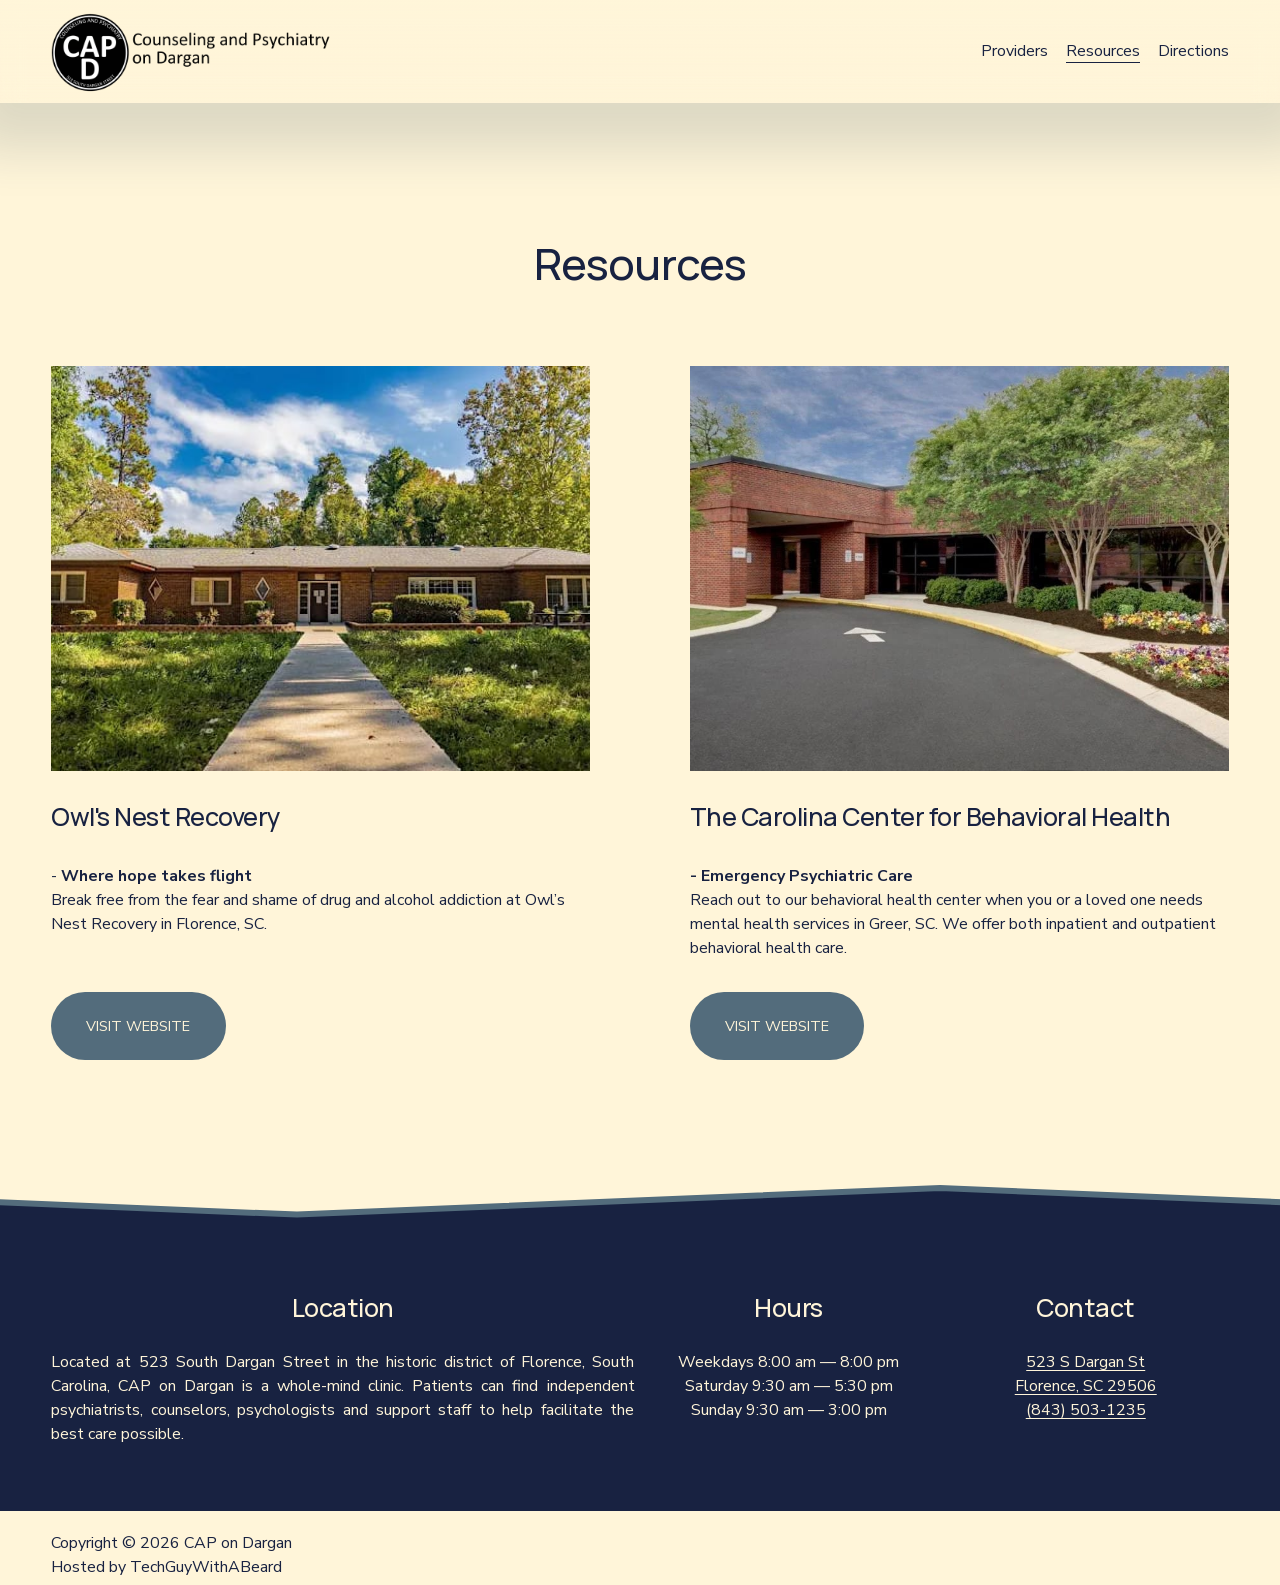
<file: resources/index.html>
<!DOCTYPE html>
<html lang="en">
<head>
  <meta charset="utf-8">
  <meta name="viewport" content="width=device-width, initial-scale=1, viewport-fit=cover">
  <meta name="color-scheme" content="light only">
  <meta name="theme-color" content="#111111">
  <title>Resources — Counseling and Psychiatry on Dargan</title>
  <meta name="description" content="Community resources from CAP on Dargan, including Owl’s Nest Recovery and The Carolina Center for Behavioral Health.">
  <meta name="robots" content="index, follow">
  <link rel="canonical" href="https://capondargan.com/resources/">
  <meta property="og:site_name" content="Counseling and Psychiatry on Dargan">
  <meta property="og:title" content="Resources — Counseling and Psychiatry on Dargan">
  <meta property="og:type" content="website">
  <meta property="og:description" content="Community resources from CAP on Dargan, including Owl’s Nest Recovery and The Carolina Center for Behavioral Health.">
  <meta property="og:url" content="https://capondargan.com/resources/">
  <meta property="og:image" content="https://capondargan.com/og.png">
  <meta property="og:image:width" content="1200">
  <meta property="og:image:height" content="630">
  <meta property="og:locale" content="en_US">
  <meta name="twitter:card" content="summary_large_image">
  <meta name="twitter:creator" content="@michalaferber">
  <meta name="twitter:title" content="Resources — Counseling and Psychiatry on Dargan">
  <meta name="twitter:description" content="Community resources from CAP on Dargan, including Owl’s Nest Recovery and The Carolina Center for Behavioral Health.">
  <meta name="twitter:image" content="https://capondargan.com/og.png">
  <meta name="geo.region" content="US-SC">
  <meta name="geo.placename" content="Florence">
  <meta name="geo.position" content="34.1892008;-79.7654459">
  <meta name="ICBM" content="34.1892008, -79.7654459">
  <link rel="icon" href="/favicon.ico" sizes="48x48">
  <link rel="icon" type="image/png" href="/assets/images/favicon.png" sizes="32x32">
  <link rel="apple-touch-icon" href="/apple-touch-icon.png">
  <link rel="manifest" href="/site.webmanifest">
  <link rel="sitemap" type="application/xml" href="/sitemap-index.xml">
  <script defer data-domain="capondargan.com" src="https://plausible.thompsonblack.us/js/script.js"></script>
  <script>document.documentElement.className = "js";</script>
  <link rel="stylesheet" href="/assets/css/main.css">

</head>
<body>
  <a class="skip" href="#main">Skip to content</a>
  <header class="site-header">
    <div class="header-fx" aria-hidden="true"><div class="header-shadow"></div><div class="header-blur"></div><div class="header-gradient"></div></div>
    <div class="header-inner">
      <a class="logo" href="/"><img src="/assets/images/logo.webp" width="361" height="129" alt="Counseling and Psychiatry on Dargan"></a>
      <nav class="site-nav" id="site-nav" aria-label="Main">
        <ul>
          <li><a href="/providers/">Providers</a></li>
          <li><a href="/resources/" aria-current="page">Resources</a></li>
          <li><a href="/directions/">Directions</a></li>
        </ul>
      </nav>
      <button class="nav-toggle" type="button" aria-expanded="false" aria-controls="site-nav" aria-label="Open menu">
        <span></span><span></span>
      </button>
    </div>
  </header>
  <main id="main">
    <section class="sec first bg-cream has-divider" style="--div-h:2vw;--div-fill:var(--navy)">
      <div class="sec-content list" style="--list-pad:10;--title-gap:70px">
        <div class="list-title"><h1 class="t-h2">Resources</h1></div>
        <ul class="list-items resource-list">
          <li class="resource">
            <div class="media"><img src="/assets/images/resources/owls-nest.jpg" width="680" height="392" alt="Entrance to Owl’s Nest Recovery in Florence, SC" loading="lazy"></div>
            <h2 class="t-h4">Owl's Nest Recovery</h2>
            <p class="desc">- <strong>Where hope takes flight</strong><br>Break free from the fear and shame of drug and alcohol addiction at Owl’s Nest Recovery in Florence, SC.</p>
            <a class="btn" href="https://www.owlsnestrecovery.com/" target="_blank" rel="noopener">Visit Website</a>
          </li>
          <li class="resource">
            <div class="media"><img src="/assets/images/resources/carolina-center.jpg" width="1140" height="641" alt="The Carolina Center for Behavioral Health" loading="lazy"></div>
            <h2 class="t-h4">The Carolina Center for Behavioral Health</h2>
            <p class="desc"><strong>- Emergency Psychiatric Care</strong><br>Reach out to our behavioral health center when you or a loved one needs mental health services in Greer, SC. We offer both inpatient and outpatient behavioral health care.</p>
            <a class="btn" href="https://thecarolinacenter.com/" target="_blank" rel="noopener">Visit Website</a>
          </li>
        </ul>
      </div>
      <svg class="divider" viewBox="0 0 1 1" preserveAspectRatio="none" aria-hidden="true" focusable="false"><path class="fill desk" d="M-.2705,0L.232,1L.7345,0L1.237,1L-.2705,1Z"/><path class="stroke desk" vector-effect="non-scaling-stroke" d="M-.2705,0L.232,1L.7345,0L1.237,1"/><path class="fill mob" d="M-.2535,1L.254,.17L.7615,1L1.269,.17L1.269,1L-.2535,1Z"/><path class="stroke mob" vector-effect="non-scaling-stroke" d="M-.2535,1L.254,.17L.7615,1L1.269,.17"/></svg>
    </section>
  </main>
  <footer class="site-footer">
    <div class="sec bg-navy" style="--minh:33vh">
      <div class="sec-content fe" style="--pad:3.3;--rd:5;--rm:18">
        <div style="--d:1/2/3/14;--m:1/2/3/10;--vd:center"><h2 class="t-h4 center">Location</h2></div>
        <div style="--d:3/2/6/14;--m:3/2/8/10"><p class="justify">Located at 523 South Dargan Street in the historic district of Florence, South Carolina, CAP on Dargan is a whole-mind clinic. Patients can find independent psychiatrists, counselors, psychologists and support staff to help facilitate the best care possible.</p></div>
        <div style="--d:1/14/3/20;--m:8/2/10/10;--vd:center"><h2 class="t-h4 center">Hours</h2></div>
        <div style="--d:3/14/6/20;--m:10/2/13/10"><p class="center">Weekdays 8:00 am — 8:00 pm<br>Saturday 9:30 am — 5:30 pm<br>Sunday 9:30 am — 3:00 pm</p></div>
        <div style="--d:1/20/3/26;--m:13/2/15/10;--vd:center"><h2 class="t-h4 center">Contact</h2></div>
        <div style="--d:3/20/6/26;--m:15/2/19/10"><p class="center"><a href="https://maps.app.goo.gl/Atf7Ke5DCXfAxsNs8" target="_blank" rel="noopener">523 S Dargan St<br>Florence, SC 29506</a><br><a href="tel:+18435031235">(843) 503-1235</a></p></div>
      </div>
    </div>
    <div class="sec bg-cream" style="--minh:5vh">
      <div class="sec-content fe" style="--pad:0.5;--rd:2;--rm:3">
        <div style="--d:1/2/3/8;--m:2/2/4/10;--vd:flex-end"><p>Copyright &copy; <span id="footer-year">2026</span> CAP on Dargan<br>Hosted by <a class="plain" href="https://techguywithabeard.com" target="_blank" rel="noopener">TechGuyWithABeard</a></p></div>
      </div>
    </div>
  </footer>
  <script src="/assets/js/main.js"></script>
</body>
</html>
</file>
<file: assets/css/main.css>
/*
 * CAP on Dargan: a static reproduction of the Squarespace 7.1 design.
 *
 * Every size below was read from the Squarespace site's computed styles
 * (Playwright getComputedStyle at 1280x900 and 390x844), not eyeballed.
 * Squarespace scales with two units, reproduced here as custom properties:
 *   --u   type unit:    1.2vw on desktop, 1.2% of min(100vh, 900px) on mobile
 *   --sp  spacing unit: 1vw on desktop,   1% of min(100vh, 900px) on mobile
 * A heading "size x" in Squarespace renders at (x - 1) * --u + 1rem.
 */

@font-face {
  font-family: Manrope;
  src: url("/assets/fonts/manrope.woff2") format("woff2");
  font-weight: 200 800;
  font-style: normal;
  font-display: swap;
}
@font-face {
  font-family: "Nunito Sans";
  src: url("/assets/fonts/nunito-sans.woff2") format("woff2");
  font-weight: 200 1000;
  font-style: normal;
  font-display: swap;
}

:root {
  --cream: #fff5d9;
  --navy: #182241;
  --accent: #536c7c;
  --light-accent: #7b949c;
  --dark-accent: #213c4e;
  --font-heading: Manrope, "Segoe UI", sans-serif;
  --font-body: "Nunito Sans", "Segoe UI", sans-serif;
  --u: 1.2vw;
  --sp: 1vw;
  --header-h: calc(100px + 0.2vw);
}
@media (max-width: 767px) {
  :root {
    --u: calc(min(100vh, 900px) * 0.012);
    --sp: calc(min(100vh, 900px) * 0.01);
    --header-h: calc(90px + 12vw);
  }
}

*, *::before, *::after { box-sizing: border-box; }
html { scroll-behavior: smooth; }
body {
  margin: 0;
  font-family: var(--font-body);
  font-size: 1rem;
  line-height: 1.5;
  color: var(--navy);
  background: var(--cream);
  overflow-x: hidden;
}
body.nav-open { overflow: hidden; }
img { max-width: 100%; display: block; }
h1, h2, h3, h4, p { margin: 0; }
ul { margin: 0; padding: 0; list-style: none; }
a { color: var(--accent); text-decoration: underline; text-decoration-thickness: 1px; text-underline-offset: 0.2em; }

/* Type scale ------------------------------------------------------------- */
.t-h1 { font-family: var(--font-heading); font-weight: 700; font-size: calc(3 * var(--u) + 1rem); line-height: 1.056; letter-spacing: -0.02em; }
.t-h2 { font-family: var(--font-heading); font-weight: 500; font-size: calc(1.8 * var(--u) + 1rem); line-height: 1.1136; letter-spacing: -0.02em; }
.t-h3 { font-family: var(--font-heading); font-weight: 700; font-size: calc(1.2 * var(--u) + 1rem); line-height: 1.1424; letter-spacing: -0.02em; }
.t-h4 { font-family: var(--font-heading); font-weight: 500; font-size: calc(0.6 * var(--u) + 1rem); line-height: 1.1712; letter-spacing: -0.02em; }
.t-large { font-size: calc(0.4 * var(--u) + 1rem); line-height: 1.5; }
.bold { font-weight: 700; }
.center { text-align: center; }
.justify { text-align: justify; }
.cream { color: var(--cream); }

/* Text highlight: Squarespace draws an SVG stroke behind the words, 0.1em thick,
   square caps, at 90% of the inline box height. */
.highlight { position: relative; z-index: 0; }
.highlight::before {
  content: "";
  position: absolute;
  z-index: -1;
  left: -0.05em;
  right: -0.05em;
  top: calc(90% - 0.05em);
  height: 0.1em;
  background: var(--accent);
}

.btn {
  display: inline-block;
  font-family: var(--font-body);
  font-weight: 400;
  font-size: calc(1rem - 0.1 * var(--u));
  line-height: normal;
  text-transform: uppercase;
  text-decoration: none;
  padding: 24px 35.2px;
  border-radius: 300px;
  background: var(--accent);
  color: var(--cream);
  transition: opacity 0.1s linear;
}
.btn:hover { opacity: 0.8; }

.skip {
  position: absolute;
  left: 1rem;
  top: -4rem;
  background: var(--accent);
  color: var(--cream);
  padding: 0.5rem 0.85rem;
  z-index: 100;
}
.skip:focus { top: 1rem; }

/* Header: overlays the first section, as Squarespace does ------------------ */
.site-header {
  position: absolute;
  top: 0;
  left: 0;
  right: 0;
  z-index: 10;
}
.header-fx, .header-fx > div { position: absolute; inset: 0; pointer-events: none; }
.header-shadow { box-shadow: var(--dark-accent) 0 12px 48px 34px; opacity: 0.15; }
.header-blur { -webkit-backdrop-filter: blur(12px); backdrop-filter: blur(12px); }
.header-gradient { background: linear-gradient(var(--cream), rgba(0, 0, 0, 0)); opacity: 0.95; }
body.nav-open .header-fx { visibility: hidden; }

.header-inner {
  position: relative;
  z-index: 1;
  display: flex;
  align-items: center;
  padding: 0.1vw 4vw;
}
.logo { position: relative; z-index: 2; flex: 0 0 auto; }
.logo img { height: 100px; width: auto; }
.site-nav { margin-left: auto; }
.site-nav ul { display: flex; flex-wrap: wrap; justify-content: flex-end; gap: 0 1.4vw; }
.site-nav a {
  display: block;
  padding: 1.6px 0;
  font-size: 1rem;
  line-height: 24px;
  color: var(--navy);
  text-decoration: none;
}
.site-nav a[aria-current="page"] {
  background-image: linear-gradient(var(--navy), var(--navy));
  background-size: 1px 1px;
  background-position: 0 calc(100% - 1.6px);
  background-repeat: repeat-x;
}

.nav-toggle {
  display: none;
  position: relative;
  z-index: 2;
  margin-left: auto;
  width: 47px;
  height: 37px;
  padding: 0;
  border: 0;
  background: transparent;
  color: var(--navy);
  cursor: pointer;
}
.nav-toggle span {
  position: absolute;
  left: 6px;
  top: 18px;
  width: 35px;
  height: 1px;
  background: currentColor;
  transition: transform 0.25s cubic-bezier(0.2, 0.6, 0.3, 1), width 0.25s cubic-bezier(0.2, 0.6, 0.3, 1), left 0.25s cubic-bezier(0.2, 0.6, 0.3, 1);
}
.nav-toggle span:first-child { transform: translateY(-5.5px); }
.nav-toggle span:last-child { transform: translateY(5.5px); }
.nav-toggle[aria-expanded="true"] span { width: 29.7px; left: 8.65px; }
.nav-toggle[aria-expanded="true"] span:first-child { transform: rotate(45deg); }
.nav-toggle[aria-expanded="true"] span:last-child { transform: rotate(-45deg); }

@media (max-width: 767px) {
  .header-inner { padding: 6vw; flex-wrap: wrap; }
  .logo img { height: 90px; }
  .js .nav-toggle { display: block; }
  .js .site-nav {
    position: fixed;
    inset: 0;
    z-index: 1;
    display: flex;
    flex-direction: column;
    justify-content: center;
    padding-top: var(--header-h);
    background: var(--cream);
    opacity: 0;
    visibility: hidden;
    transition: visibility 0.6s cubic-bezier(0.4, 0, 0.2, 1), opacity 0.4s cubic-bezier(0.4, 0, 0.2, 1);
  }
  .js .site-nav.is-open { opacity: 1; visibility: visible; }
  .js .site-nav ul { flex-direction: column; gap: 0; }
  .js .site-nav li { text-align: center; padding: 0 4vw; }
  .js .site-nav a {
    display: inline-block;
    padding: 11.925px 0;
    font-size: 33.15px;
    line-height: 33.15px;
    background-image: none;
  }
}

/* Sections ---------------------------------------------------------------- */
.sec {
  position: relative;
  display: flex;
  flex-direction: column;
  justify-content: center;
  min-height: var(--minh, 0);
}
.sec.first { padding-top: var(--header-h); }
.sec-content { position: relative; z-index: 2; padding-block: calc(var(--pad, 0) * var(--sp)); }
.bg-cream { background: var(--cream); }
.bg-navy { background: var(--navy); color: var(--cream); }
.bg-light { background: var(--light-accent); }
.bg-accent { background: var(--accent); }
a.plain { color: inherit; text-decoration: none; }
.sec-media {
  position: absolute;
  inset: 0;
  z-index: 0;
  width: 100%;
  height: 100%;
  object-fit: cover;
}
.sec-overlay { position: absolute; inset: 0; z-index: 1; background: var(--accent); opacity: 0.29; }

/* Section dividers: Squarespace clips a section with an SVG path and extends the
   next section's background under it. The same picture is drawn here as the
   next section's color filling the region below the path. */
.has-divider { padding-bottom: var(--div-h); }
.divider {
  position: absolute;
  left: 0;
  bottom: -1px; /* one pixel of overlap hides the antialiasing seam */
  z-index: 1;
  width: 100%;
  height: calc(var(--div-h) + 1px);
  overflow: visible;
  pointer-events: none;
}
.divider .fill { fill: var(--div-fill); }
.divider .stroke { fill: none; stroke: var(--accent); stroke-width: 6px; stroke-linecap: square; }
.divider .mob { display: none; }
@media (max-width: 767px) {
  .divider .desk { display: none; }
  .divider .mob { display: inline; }
}

/* Squarespace Fluid Engine grid: 8 columns on mobile, 24 on desktop, 11px gaps */
.fe {
  display: grid;
  grid-template-columns: minmax(calc(6vw - 11px), 1fr) repeat(8, minmax(0, calc((1500px - 77px) / 8))) minmax(calc(6vw - 11px), 1fr);
  grid-template-rows: repeat(var(--rm), minmax(24px, auto));
  gap: 11px;
}
.fe > * {
  grid-area: var(--m);
  display: flex;
  flex-direction: column;
  justify-content: var(--vm, flex-start);
  min-width: 0;
  position: relative;
}
@media (min-width: 768px) {
  .fe {
    grid-template-columns: minmax(calc(4vw - 11px), 1fr) repeat(24, minmax(0, calc((1500px - 253px) / 24))) minmax(calc(4vw - 11px), 1fr);
    grid-template-rows: repeat(var(--rd), minmax(calc(min(1500px, 92vw) * 0.0215), auto));
  }
  .fe > * { grid-area: var(--d); justify-content: var(--vd, flex-start); }
  /* Squarespace's map block measures one row gap taller than its 16 rows. */
  .fe > .map-block { min-height: calc(min(1500px, 92vw) * 0.0215 * 16 + 11px * 16); }
}
/* Squarespace renders all rich text with pre-wrap; trailing spaces then count
   toward line width, which changes where lines break. */
.fe h1, .fe h2, .fe h3, .fe h4, .fe p, .list h1, .list h2, .list p { white-space: pre-wrap; }
.rich p + p { margin-top: 1rem; }
.rich h2 + p, .rich h3 + p { margin-top: 2rem; }
.bg-navy a { color: var(--cream); }

/* Cowan heading block: light-accent panel with the name centered inside */
.name-panel { background: var(--light-accent); padding: 3%; }
.fe > .media-block { align-items: center; }
.media-block img { width: 100%; height: auto; aspect-ratio: 1; object-fit: cover; border-radius: 50%; }
.map-block iframe { position: absolute; inset: 0; width: 100%; height: 100%; border: 0; }

/* List sections (Providers, Resources) ------------------------------------ */
.list { padding: calc(var(--list-pad) * var(--sp)) 4vw; }
.list-title { text-align: center; padding-bottom: var(--title-gap); }
.list-title h1 { line-height: 1.5; }
.list-items { display: grid; gap: var(--item-gap); }
.provider-list { --item-gap: 60px; grid-template-columns: repeat(3, minmax(0, 1fr)); align-items: center; }
.resource-list { --item-gap: 100px; grid-template-columns: repeat(2, minmax(0, 1fr)); }
.provider { text-align: center; }
/* Squarespace sizes list media with padding-bottom plus 1px; matched exactly. */
.provider .media {
  position: relative;
  width: 50%;
  height: 0;
  margin: 0 auto 4%;
  padding-bottom: calc(50% + 1px);
  border-radius: 50%;
  overflow: hidden;
}
.provider .media img, .resource .media img { position: absolute; inset: 0; width: 100%; height: 100%; object-fit: cover; }
.provider h2 { line-height: 1.1136; }
.provider .desc { margin-top: 1%; }
.provider .btn { margin-top: 4%; }
.resource { display: flex; flex-direction: column; align-items: flex-start; }
.resource .media { position: relative; width: 100%; height: 0; padding-bottom: calc(75% + 1px); overflow: hidden; margin-bottom: 6%; }
.resource h2 { line-height: 1.1136; }
.resource .desc { margin: 6% 0; flex: 1 0 auto; }
@media (max-width: 767px) {
  .provider-list, .resource-list { grid-template-columns: minmax(0, 1fr); }
}

/* 404 --------------------------------------------------------------------- */
.error { text-align: center; padding: 5rem 1.25rem; }
.error .code { font-family: var(--font-heading); font-size: 4.5rem; line-height: 1; margin: 0 0 0.5rem; }
.error p { margin-top: 1rem; }
.error .btn { margin-top: 1.5rem; }
</file>
